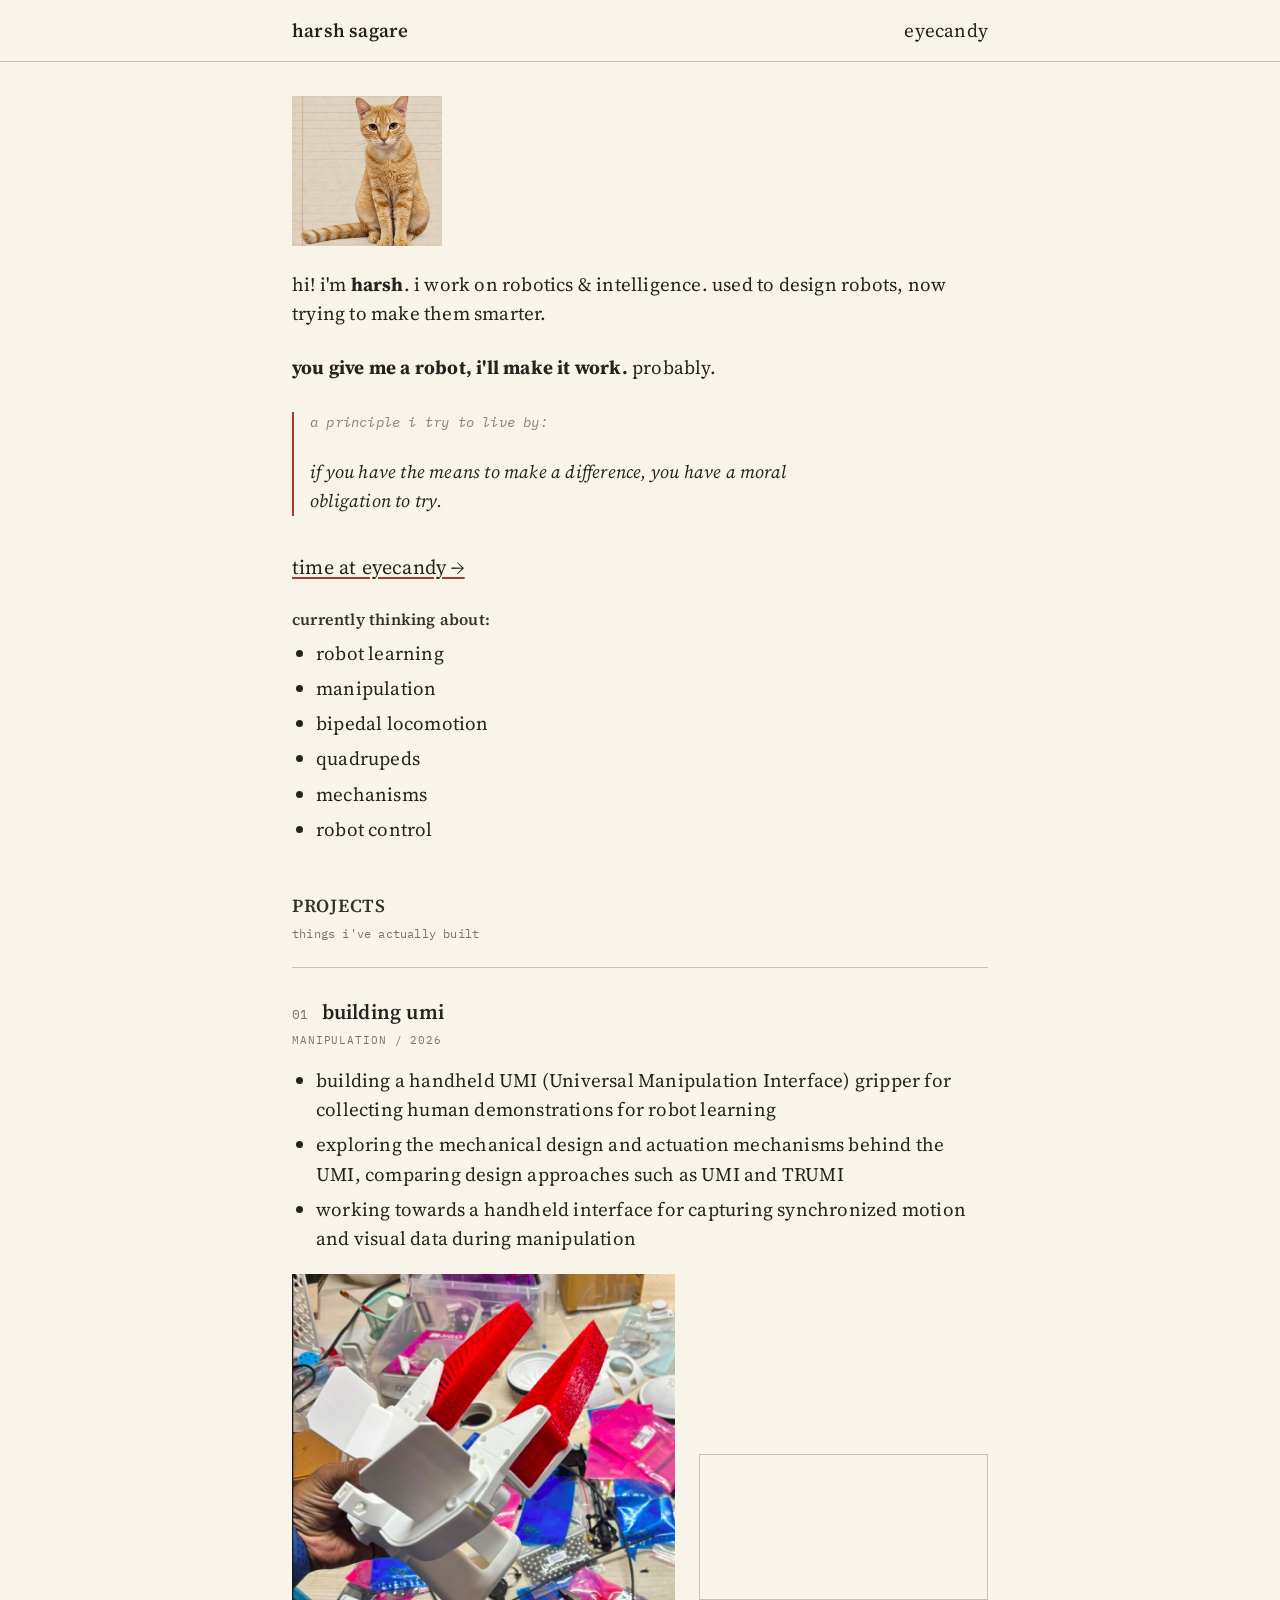
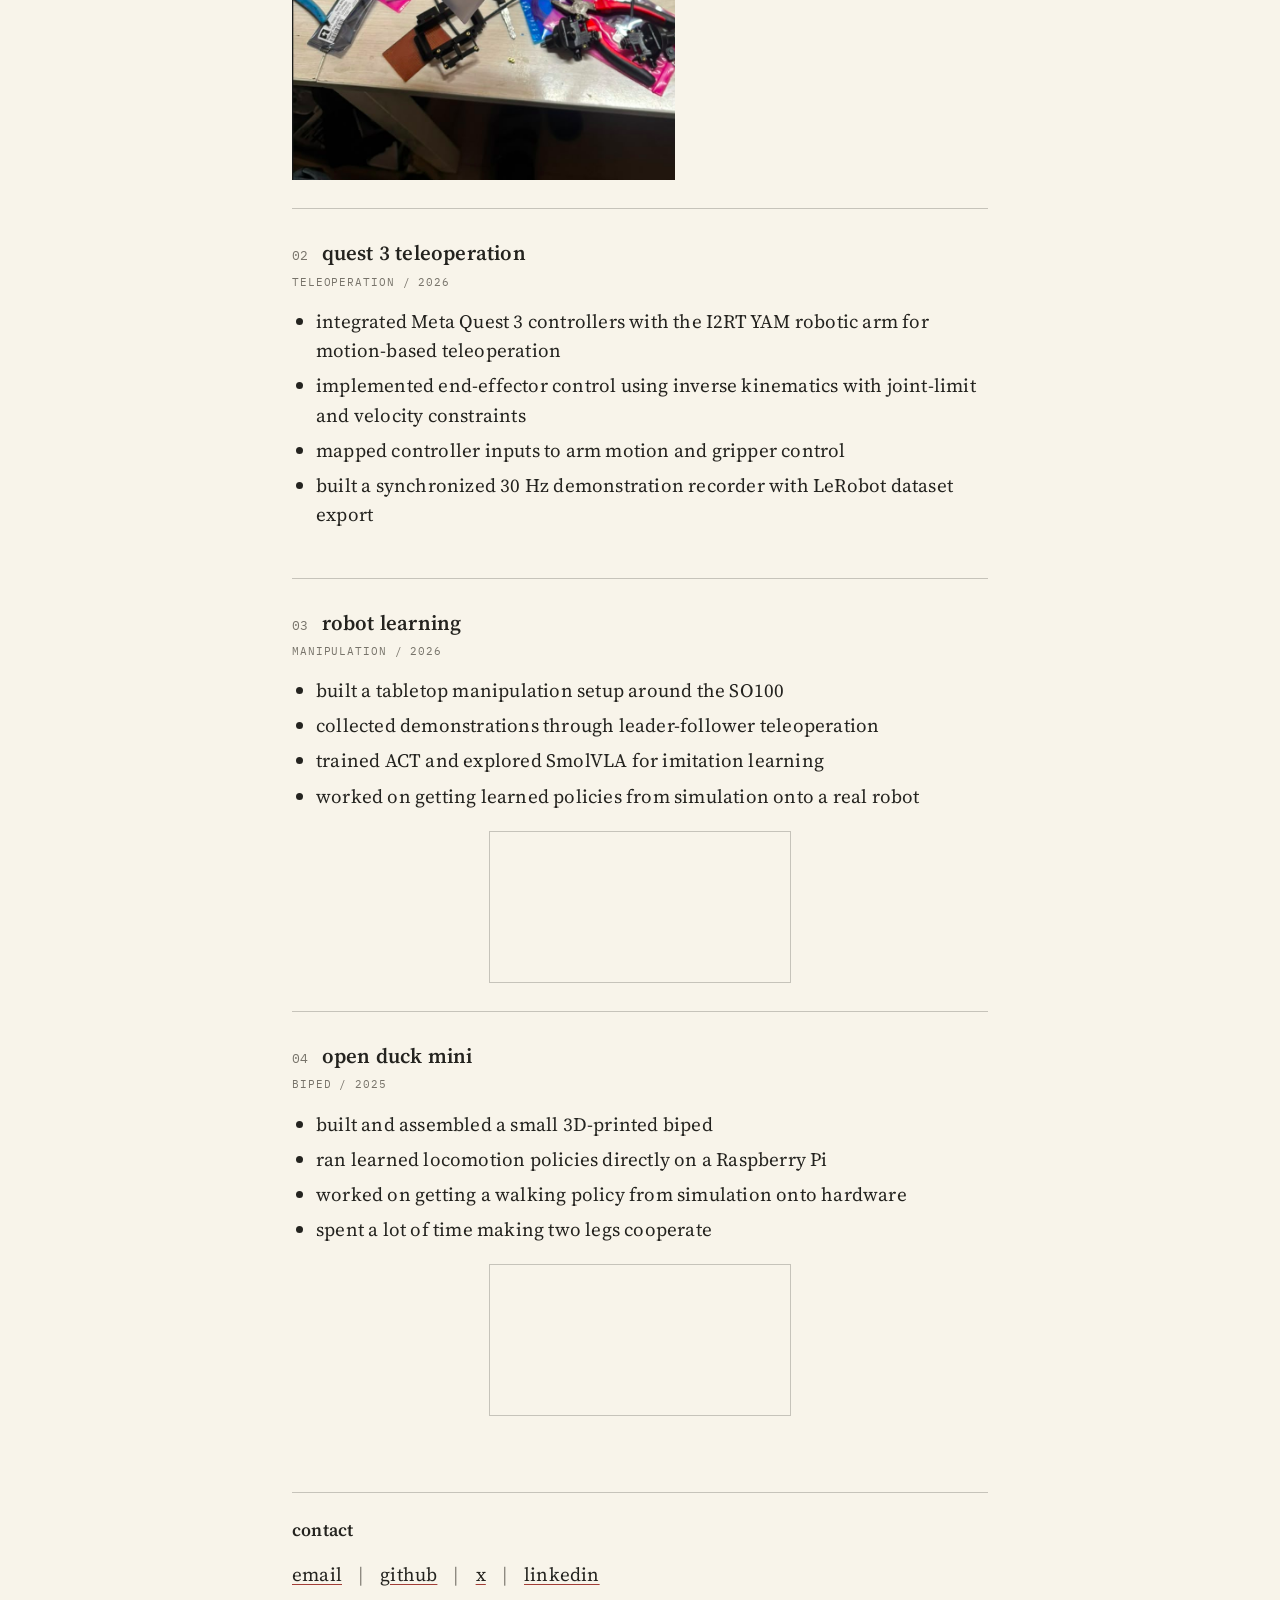
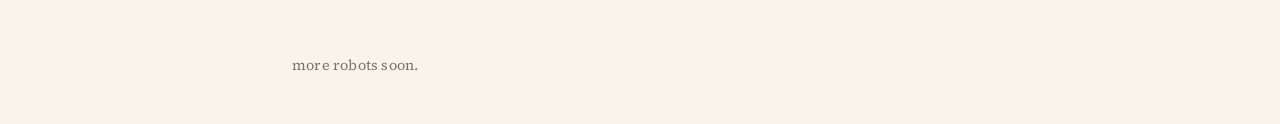
<file: index.html>
<!DOCTYPE html>
<html lang="en">

<head>
    <meta charset="UTF-8">
    <meta name="viewport" content="width=device-width, initial-scale=1.0">

    <title>Harsh Sagare — Robotics</title>

    <!-- Fonts -->
    <link rel="preconnect" href="https://fonts.googleapis.com">
    <link rel="preconnect" href="https://fonts.gstatic.com" crossorigin>

    <link
        href="https://fonts.googleapis.com/css2?family=Source+Serif+4:opsz,wght@8..60,400;8..60,500;8..60,600&family=IBM+Plex+Mono:wght@400;500&display=swap"
        rel="stylesheet"
    >

    <link rel="stylesheet" href="style.css">
</head>

<body>

<nav class="navbar">
    <div class="nav-inner">
        <a class="nav-logo" href="index.html">harsh sagare</a>
        <div class="nav-right">
            <a href="eyecandy.html">eyecandy</a>
        </div>
    </div>
</nav>

<main class="container">

    <img
        class="profile-img"
        src="images/santraa.png"
        alt="santraa, the SRA mascot"
    >

    <div class="intro-text">
        <p>
            hi! i'm <strong>harsh</strong>. i work on robotics
            &amp; intelligence. used to design robots,
            now trying to make them smarter.
        </p>

        <p>
            <strong>you give me a robot, i'll make it work.</strong>
            probably.
        </p>

        <div class="principle">
            <p class="principle-label">a principle i try to live by:</p>
            <p class="principle-quote">
                if you have the means to make a difference,
                you have a moral obligation to try.
            </p>
        </div>

        <p class="eyecandy-link">
            <a href="eyecandy.html">time at eyecandy →</a>
        </p>
    </div>

    <section class="section">
        <h4>currently thinking about:</h4>
        <ul>
            <li>robot learning</li>
            <li>manipulation</li>
            <li>bipedal locomotion</li>
            <li>quadrupeds</li>
            <li>mechanisms</li>
            <li>robot control</li>
        </ul>
    </section>

    <section class="section">
        <h2>projects</h2>
        <p class="section-note">things i've actually built</p>

        <article class="project">
            <h3>
                <span class="project-number">01</span>
                building umi
            </h3>
            <p class="project-kicker">manipulation / 2026</p>
            <ul>
                <li>building a handheld UMI (Universal Manipulation Interface) gripper for collecting human demonstrations for robot learning</li>
                <li>exploring the mechanical design and actuation mechanisms behind the UMI, comparing design approaches such as UMI and TRUMI</li>
                <li>working towards a handheld interface for capturing synchronized motion and visual data during manipulation</li>
            </ul>

            <div class="project-media">
                <img
                    class="project-image"
                    src="images/umi.png"
                    alt="UMI handheld gripper"
                    loading="lazy"
                >
                <video autoplay muted loop playsinline>
                    <source src="videos/umi.mp4" type="video/mp4">
                </video>
            </div>
        </article>

        <article class="project">
            <h3>
                <span class="project-number">02</span>
                quest 3 teleoperation
            </h3>
            <p class="project-kicker">teleoperation / 2026</p>
            <ul>
                <li>integrated Meta Quest 3 controllers with the I2RT YAM robotic arm for motion-based teleoperation</li>
                <li>implemented end-effector control using inverse kinematics with joint-limit and velocity constraints</li>
                <li>mapped controller inputs to arm motion and gripper control</li>
                <li>built a synchronized 30 Hz demonstration recorder with LeRobot dataset export</li>
            </ul>
        </article>

        <article class="project">
            <h3>
                <span class="project-number">03</span>
                robot learning
            </h3>
            <p class="project-kicker">manipulation / 2026</p>
            <ul>
                <li>built a tabletop manipulation setup around the SO100</li>
                <li>collected demonstrations through leader-follower teleoperation</li>
                <li>trained ACT and explored SmolVLA for imitation learning</li>
                <li>worked on getting learned policies from simulation onto a real robot</li>
            </ul>

            <video autoplay muted loop playsinline>
                <source src="videos/robot-learning.mp4" type="video/mp4">
            </video>
        </article>

        <article class="project">
            <h3>
                <span class="project-number">04</span>
                open duck mini
            </h3>
            <p class="project-kicker">biped / 2025</p>
            <ul>
                <li>built and assembled a small 3D-printed biped</li>
                <li>ran learned locomotion policies directly on a Raspberry Pi</li>
                <li>worked on getting a walking policy from simulation onto hardware</li>
                <li>spent a lot of time making two legs cooperate</li>
            </ul>

            <video autoplay muted loop playsinline>
                <source src="videos/open-duck.mp4" type="video/mp4">
            </video>
        </article>
    </section>

    <div class="contact">
        <h2>contact</h2>
        <div class="contact-links">
            <a href="mailto:sagareharshs@gmail.com">email</a>
            <span class="contact-separator">|</span>
            <a href="#">github</a>
            <span class="contact-separator">|</span>
            <a
                href="https://x.com/HarshSagare"
                target="_blank"
                rel="noopener noreferrer"
            >x</a>
            <span class="contact-separator">|</span>
            <a href="#">linkedin</a>
        </div>
    </div>

    <footer class="footer">
        <p>more robots soon.</p>
    </footer>

</main>

</body>
</html>
</file>
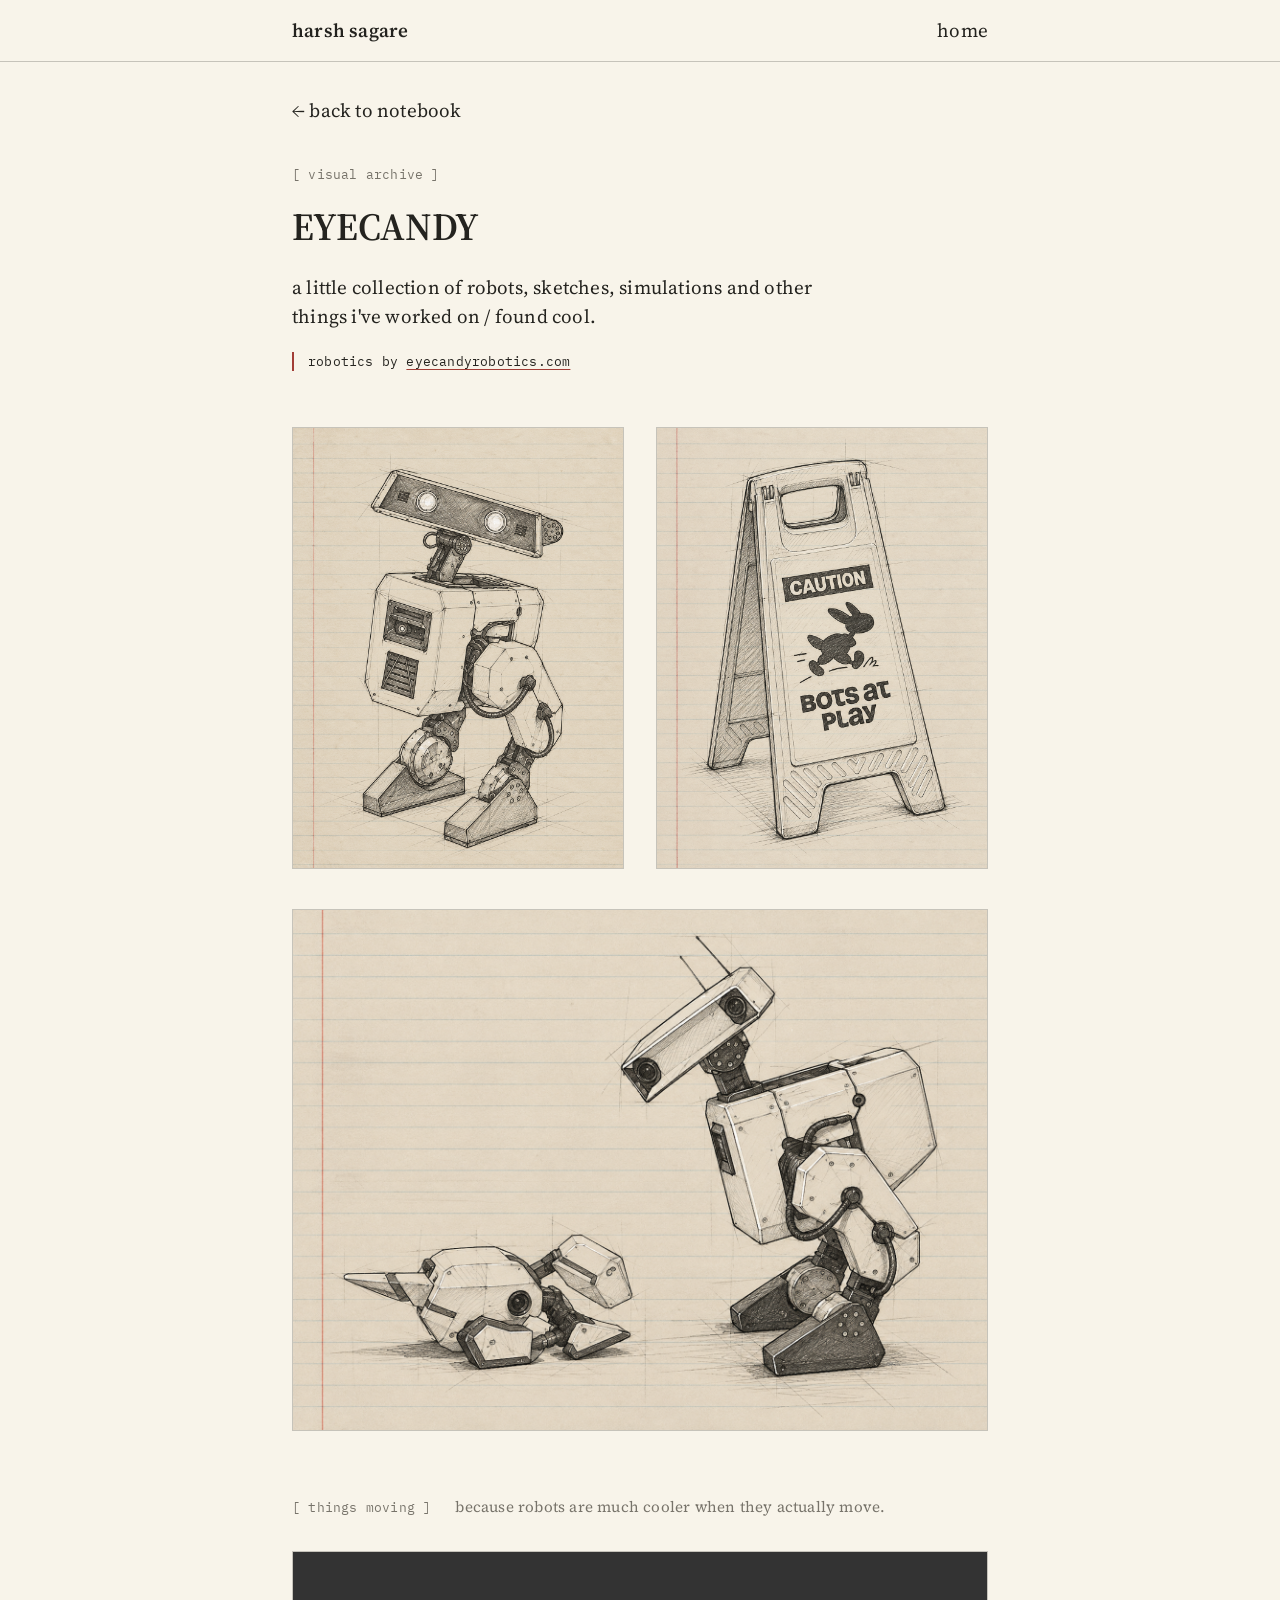
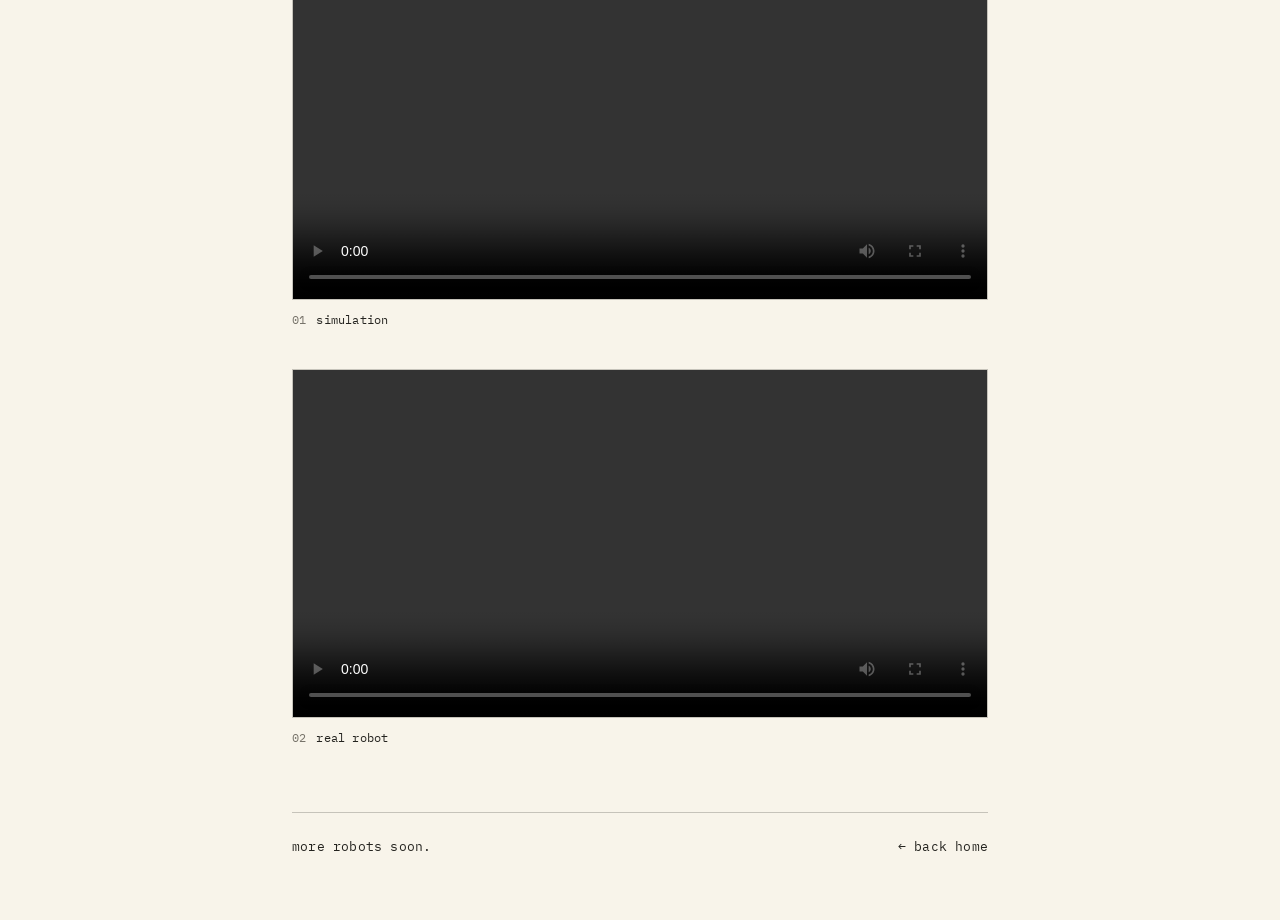
<file: eyecandy.html>
<!DOCTYPE html>
<html lang="en">

<head>

    <meta charset="UTF-8">
    <meta name="viewport" content="width=device-width, initial-scale=1.0">

    <title>Eyecandy Robotics — Harsh Sagare</title>

    <!-- Fonts -->
    <link rel="preconnect" href="https://fonts.googleapis.com">
    <link rel="preconnect" href="https://fonts.gstatic.com" crossorigin>

    <link
        href="https://fonts.googleapis.com/css2?family=Source+Serif+4:opsz,wght@8..60,400;8..60,500;8..60,600&family=IBM+Plex+Mono:wght@400;500&display=swap"
        rel="stylesheet"
    >

    <!-- Main stylesheet -->
    <link rel="stylesheet" href="style.css">

</head>


<body>

<nav class="navbar">
    <div class="nav-inner">
        <a class="nav-logo" href="index.html">harsh sagare</a>
        <div class="nav-right">
            <a href="index.html">home</a>
        </div>
    </div>
</nav>

    <main class="eyecandy-page">


        <!-- =========================================
             BACK
        ========================================== -->

        <a href="index.html" class="back-link">
            ← back to notebook
        </a>


        <!-- =========================================
             HEADER
        ========================================== -->

        <header class="eyecandy-header">

            <p class="eyecandy-label">
                [ visual archive ]
            </p>

            <h1>
                EYECANDY
            </h1>

            <p class="eyecandy-intro">

                a little collection of robots,
                sketches, simulations and other
                things i've worked on / found cool.

            </p>

            <p class="eyecandy-credit">

                robotics by
                <a
                    href="https://eyecandyrobotics.com"
                    target="_blank"
                    rel="noopener noreferrer"
                >
                    eyecandyrobotics.com
                </a>

            </p>

        </header>


        <!-- =========================================
             SKETCHES / IMAGES
        ========================================== -->

        <section class="eyecandy-grid">


            <!-- BIPED -->

            <figure class="eyecandy-item">

                <div class="eyecandy-image-wrap">

                    <img
                        src="images/bd-solo.png"
                        
                    >

                </div>

            </figure>


            <!-- BOTS AT PLAY -->

            <figure class="eyecandy-item">

                <div class="eyecandy-image-wrap">

                    <img
                        src="images/bot@play.png"
                        
                    >

                </div>

            </figure>


            <!-- DINO + BDX -->

            <figure class="eyecandy-item wide">

                <div class="eyecandy-image-wrap">

                    <img
                        src="images/dino-bdx.png"
                        
                    >

                </div>

            </figure>


        </section>


        <!-- =========================================
             VIDEOS
        ========================================== -->

        <section class="eyecandy-videos">


            <div class="eyecandy-section-heading">

                <p class="eyecandy-label">
                    [ things moving ]
                </p>

                <p class="eyecandy-section-note">
                    because robots are much cooler when
                    they actually move.
                </p>

            </div>


            <!-- SIMULATION -->

            <div class="video-block">

                <video
                    controls
                    playsinline
                    preload="metadata"
                >

                    <source
                        src="videos/sim_video.mp4"
                        type="video/mp4"
                    >

                    Your browser does not support
                    the video element.

                </video>

                <div class="video-meta">

                    <span class="video-number">
                        01
                    </span>

                    <span>
                        simulation
                    </span>

                </div>

            </div>


            <!-- REAL ROBOT -->

            <div class="video-block">

                <video
                    controls
                    playsinline
                    preload="metadata"
                >

                    <source
                        src="videos/robot_vid.mp4"
                        type="video/mp4"
                    >

                    Your browser does not support
                    the video element.

                </video>

                <div class="video-meta">

                    <span class="video-number">
                        02
                    </span>

                    <span>
                        real robot
                    </span>

                </div>

            </div>


        </section>


        <!-- =========================================
             FOOTER
        ========================================== -->

        <footer class="eyecandy-footer">

            <p>
                more robots soon.
            </p>

            <a href="index.html">
                ← back home
            </a>

        </footer>


    </main>

</body>

</html>
</file>
<file: style.css>
/* ==================================================
   HARSH SAGARE
   Text-first personal page: single column, serif
   body, warm paper tone, brick-red link accents.
================================================== */

:root {

    --paper: #f8f4ea;
    --ink: #24231f;
    --muted: #77736a;

    --accent: #a23d36;
    --hairline: rgba(50, 48, 42, 0.25);

    --serif: "Source Serif 4", Georgia, "Times New Roman", serif;
    --mono: "IBM Plex Mono", monospace;
}


/* ==================================================
   RESET & BASE
================================================== */

* {
    margin: 0;
    padding: 0;
    box-sizing: border-box;
}

body {
    background: var(--paper);
    color: var(--ink);
    font-family: var(--serif);
    font-size: 19px;
    line-height: 1.55;
    letter-spacing: 0.2px;
}

a {
    color: var(--ink);
    text-decoration: underline;
    text-decoration-color: var(--accent);
    text-underline-offset: 3px;
    transition: color 0.15s ease, text-decoration-color 0.15s ease;
}

a:hover {
    color: var(--accent);
}

:focus-visible {
    outline: 1px dashed var(--ink);
    outline-offset: 4px;
}


/* ==================================================
   NAVBAR
================================================== */

.navbar {
    position: fixed;
    top: 0;
    width: 100%;
    background: var(--paper);
    border-bottom: 1px solid var(--hairline);
    z-index: 1000;
}

.nav-inner {
    max-width: 760px;
    margin: 0 auto;
    padding: 1rem 2rem;
    display: flex;
    justify-content: space-between;
    align-items: center;
}

.nav-logo {
    font-weight: 600;
    text-decoration: none;
}

.nav-right {
    display: flex;
    align-items: center;
    gap: 1.5rem;
}

.nav-right a {
    text-decoration: none;
}

.nav-right a:hover {
    text-decoration: underline;
    text-decoration-color: var(--accent);
}


/* ==================================================
   MAIN CONTAINER
================================================== */

.container {
    max-width: 760px;
    margin: 6rem auto 0;
    padding: 0 2rem;
}

.profile-img {
    width: 150px;
    height: 150px;
    object-fit: cover;
    display: block;
    margin-bottom: 1.5rem;
}

.intro-text p {
    margin-bottom: 1.5rem;
}

.principle {
    max-width: 560px;
    padding-left: 16px;
    border-left: 2px solid var(--accent);
    font-style: italic;
}


/* ==================================================
   SECTIONS
================================================== */

.section {
    margin-bottom: 3rem;
}

.section h2 {
    font-size: 1.15rem;
    font-weight: 600;
    text-transform: uppercase;
    letter-spacing: 0.04em;
    color: #33312c;
    margin-bottom: 0.25rem;
}

.section-note {
    font-family: var(--mono);
    font-size: 0.75rem;
    color: var(--muted);
    margin-bottom: 1.5rem;
}

.section h4 {
    font-size: 1rem;
    font-weight: 600;
    color: #33312c;
    margin-bottom: 0.5rem;
}

.section ul,
.project ul {
    list-style: disc;
    padding-left: 1.5rem;
}

.section li,
.project li {
    margin-bottom: 0.35rem;
}


/* ==================================================
   PROJECTS
================================================== */

.project {
    padding: 1.75rem 0;
    border-top: 1px solid var(--hairline);
}

.project h3 {
    font-size: 1.3rem;
    font-weight: 600;
    margin-bottom: 0.25rem;
}

.project-number {
    font-family: var(--mono);
    font-size: 0.8rem;
    font-weight: 400;
    color: var(--muted);
    margin-right: 0.5rem;
}

.project-kicker {
    font-family: var(--mono);
    font-size: 0.7rem;
    text-transform: uppercase;
    letter-spacing: 0.08em;
    color: var(--muted);
    margin-bottom: 1rem;
}

.project ul {
    margin-bottom: 1.25rem;
}

.project video {
    display: block;
    width: auto;
    max-width: 100%;
    max-height: 540px;
    margin: 0 auto;
    border: 1px solid var(--hairline);
}


/* ==================================================
   CONTACT
================================================== */

.contact {
    border-top: 1px solid var(--hairline);
    padding-top: 1.5rem;
    margin-top: 2rem;
}

.contact h2 {
    font-size: 1.1rem;
    font-weight: 600;
    text-transform: lowercase;
    margin-bottom: 1rem;
}

.contact-links {
    display: flex;
    flex-wrap: wrap;
    gap: 1rem;
    align-items: center;
}

.contact-separator {
    color: var(--muted);
    user-select: none;
}


/* ==================================================
   FOOTER
================================================== */

.footer {
    margin-top: 4rem;
    padding-bottom: 3rem;
    color: var(--muted);
    font-size: 0.9rem;
}


/* ==================================================
   EYECANDY PAGE
================================================== */

.eyecandy-page {
    max-width: 760px;
    margin: 6rem auto 0;
    padding: 0 2rem 4rem;
}

.eyecandy-page .back-link {
    display: inline-block;
    margin-bottom: 2.5rem;
    text-decoration: none;
}

.eyecandy-page .back-link:hover {
    text-decoration: underline;
    text-decoration-color: var(--accent);
}

.eyecandy-page .eyecandy-header {
    margin-bottom: 3.5rem;
}

.eyecandy-page .eyecandy-label {
    font-family: var(--mono);
    font-size: 0.8rem;
    color: var(--muted);
    margin-bottom: 0.75rem;
}

.eyecandy-page .eyecandy-header h1 {
    font-size: 2.4rem;
    font-weight: 600;
    letter-spacing: -0.01em;
    margin-bottom: 1rem;
}

.eyecandy-page .eyecandy-intro {
    max-width: 540px;
    margin-bottom: 1.25rem;
}

.eyecandy-page .eyecandy-credit {
    font-family: var(--mono);
    font-size: 0.8rem;
    line-height: 1.5;
    padding-left: 14px;
    border-left: 2px solid var(--accent);
}

/* image gallery */

.eyecandy-page .eyecandy-grid {
    display: grid;
    grid-template-columns: 1fr 1fr;
    gap: 2.5rem 2rem;
    margin-bottom: 4rem;
}

.eyecandy-page .eyecandy-item.wide {
    grid-column: 1 / -1;
}

.eyecandy-page .eyecandy-image-wrap {
    overflow: hidden;
}

.eyecandy-page .eyecandy-item img {
    display: block;
    width: 100%;
    height: auto;
    border: 1px solid var(--hairline);
}

/* videos */

.eyecandy-page .eyecandy-videos {
    margin-bottom: 4rem;
}

.eyecandy-page .eyecandy-section-heading {
    display: flex;
    align-items: baseline;
    gap: 1.5rem;
    margin-bottom: 2rem;
}

.eyecandy-page .eyecandy-section-heading .eyecandy-label {
    margin-bottom: 0;
}

.eyecandy-page .eyecandy-section-note {
    font-size: 0.95rem;
    color: var(--muted);
}

.eyecandy-page .video-block {
    margin-bottom: 2.5rem;
}

.eyecandy-page .video-block video {
    display: block;
    width: 100%;
    height: auto;
    border: 1px solid var(--hairline);
}

.eyecandy-page .video-meta {
    display: flex;
    align-items: baseline;
    gap: 10px;
    margin-top: 10px;
    font-family: var(--mono);
    font-size: 0.78rem;
}

.eyecandy-page .video-number {
    color: var(--muted);
}

/* footer */

.eyecandy-page .eyecandy-footer {
    display: flex;
    justify-content: space-between;
    align-items: center;
    padding-top: 1.5rem;
    border-top: 1px solid var(--hairline);
    font-family: var(--mono);
    font-size: 0.8rem;
}

.eyecandy-page .eyecandy-footer a {
    text-decoration: none;
}

.eyecandy-page .eyecandy-footer a:hover {
    text-decoration: underline;
    text-decoration-color: var(--accent);
}


/* ==================================================
   MOBILE
================================================== */

@media (max-width: 500px) {

    body {
        font-size: 17px;
    }

    .nav-inner {
        padding: 0.9rem 1.25rem;
    }

    .container {
        margin-top: 5rem;
        padding: 0 1.25rem;
    }

    .profile-img {
        width: 120px;
        height: 120px;
    }

    .contact-links {
        gap: 0.75rem;
    }

    /* eyecandy page */

    .eyecandy-page {
        margin-top: 5rem;
        padding: 0 1.25rem 3rem;
    }

    .eyecandy-page .back-link {
        margin-bottom: 2rem;
    }

    .eyecandy-page .eyecandy-header {
        margin-bottom: 2.5rem;
    }

    .eyecandy-page .eyecandy-header h1 {
        font-size: 1.9rem;
    }

    .eyecandy-page .eyecandy-grid {
        grid-template-columns: 1fr;
        gap: 2rem;
        margin-bottom: 3rem;
    }

    .eyecandy-page .eyecandy-item.wide {
        grid-column: auto;
    }

    .eyecandy-page .eyecandy-section-heading {
        display: block;
    }

    .eyecandy-page .eyecandy-section-note {
        margin-top: 0.5rem;
    }

    .eyecandy-page .eyecandy-footer {
        display: block;
    }

    .eyecandy-page .eyecandy-footer a {
        display: inline-block;
        margin-top: 0.75rem;
    }

}


/* Personal principle */

.principle {
    margin-top: 30px;
    margin-bottom: 30px;
}

.principle-label {
    font-family: 'IBM Plex Mono', monospace;
    font-size: 14px;
    color: #888477;
    margin-bottom: 7px;
}

.principle-quote {
    font-size: 18px;
    line-height: 1.6;
    margin-top: 0;
}

/* Eyecandy link */

.eyecandy-link {
    margin-top: 36px;
    margin-bottom: 42px;
    font-size: 20px;
}

/* UMI project image */

.project-image {
    display: block;
    width: 100%;
    max-width: 420px;
    height: auto;
    margin: 22px auto 10px;
    object-fit: contain;
}

/* UMI project media row (image + video side by side) */

.project-media {
    display: flex;
    flex-wrap: wrap;
    justify-content: center;
    align-items: center;
    gap: 1.5rem;
}

.project-media .project-image {
    flex: 1 1 240px;
    max-width: 55%;
    width: auto;
    margin: 0;
}

.project-media video {
    flex: 1 1 200px;
    min-width: 180px;
    max-height: 420px;
    width: auto;
    margin: 0;
}
</file>
